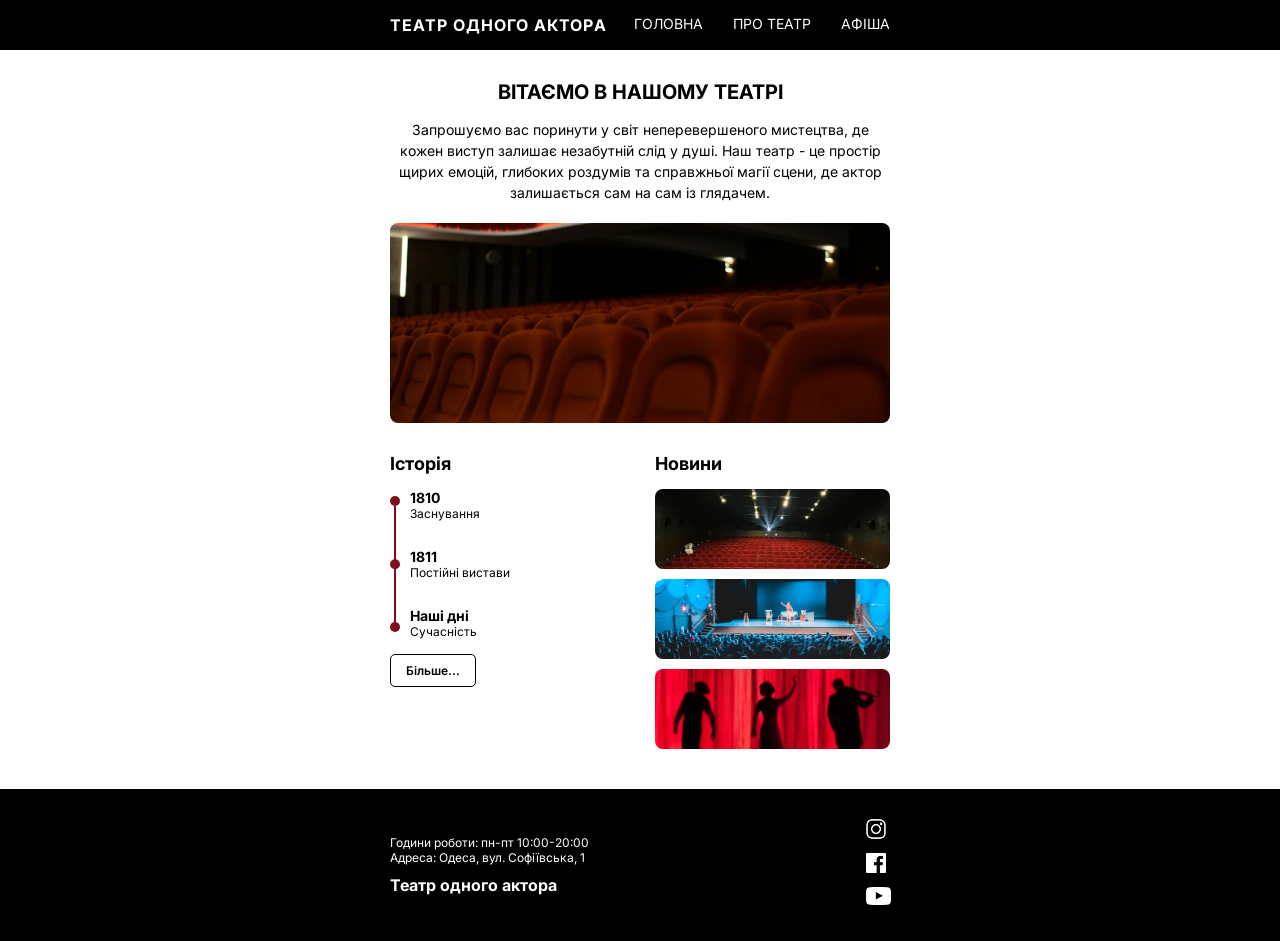
<file: docs/index.html>
<!DOCTYPE html>
<html lang="uk">

<head>
  <meta charset="UTF-8">
  <meta name="viewport" content="width=device-width, initial-scale=1.0">
  <title>Театр одного актора</title>
  <meta name="description" content="Офіційний сайт Театру одного актора. Репертуар, новини та історія нашого театру.">
  <link rel="shortcut icon" href="img/favicon/favicon.ico" type="image/x-icon">
  <link rel="stylesheet" href="css/style.css">
</head>

<body>
  <header class="header">
    <div class="container header__inner">
      <input type="checkbox" id="menu-toggle" class="header__checkbox" hidden>      
      <label for="menu-toggle" class="header__burger"><img src="img/nav_btn.svg" alt="Menu"></label>
      <div class="header__title">ТЕАТР ОДНОГО АКТОРA</div>
      <nav class="header__nav">
        <a href="index.html">Головна</a>
        <a href="about.html">Про театр</a>
        <a href="schedule.html">Афіша</a>
      </nav>
    </div>
  </header> 

  <main>
    <section class="hero container">
      <h1 class="hero__title">ВІТАЄМО В НАШОМУ ТЕАТРІ</h1>
      <p class="hero__text">Запрошуємо вас поринути у світ неперевершеного мистецтва, де кожен виступ залишає незабутній
        слід у душі. Наш театр - це простір щирих емоцій, глибоких роздумів та справжньої магії сцени, де актор
        залишається сам на сам із глядачем.</p>
      <div class="hero__image">
        <img src="img/hero_img.webp" alt="Сцена">
      </div>
    </section>

    <section class="info-section container">
      <div class="history">
        <h2>Історія</h2>
        <div class="history__timeline">
          <img src="img/timeline.svg" alt="Лінія часу" class="history-line">
          <div class="history__content">
            <div class="history__item">
              <strong>1810</strong><br>Заснування
            </div>
            <div class="history__item">
              <strong>1811</strong><br>Постійні вистави
            </div>
            <div class="history__item">
              <strong>Наші дні</strong><br>Сучасність
            </div>
          </div>
        </div>
        <a href="about.html" class="btn-more">Більше...</a>
      </div>

      <div class="news">
        <h2>Новини</h2>
        <div class="news__grid">
          <div class="news-item"><img src="img/news1.webp" alt="Новина 1"></div>
          <div class="news-item"><img src="img/news2.webp" alt="Новина 2"></div>
          <div class="news-item"><img src="img/news3.webp" alt="Новина 3"></div>
        </div>
      </div>
    </section>
  </main>

  <footer class="footer">
    <div class="container footer__inner">
      <div class="footer__left">
        <div class="footer__info">
          Години роботи: пн-пт 10:00-20:00<br>
          Адреса: Одеса, вул. Софіївська, 1
        </div>
        <div class="footer__brand">Театр одного актора</div>
      </div>
      <div class="footer__socials">
        <a href="#" class="social-icon"><img src="img/ig_logo.png" alt="Inst"></a>
        <a href="#" class="social-icon"><img src="img/fb_logo.png" alt="FB"></a>
        <a href="#" class="social-icon"><img src="img/yt_logo.png" alt="YT"></a>
      </div>
    </div>
  </footer>

</body>

</html>
</file>
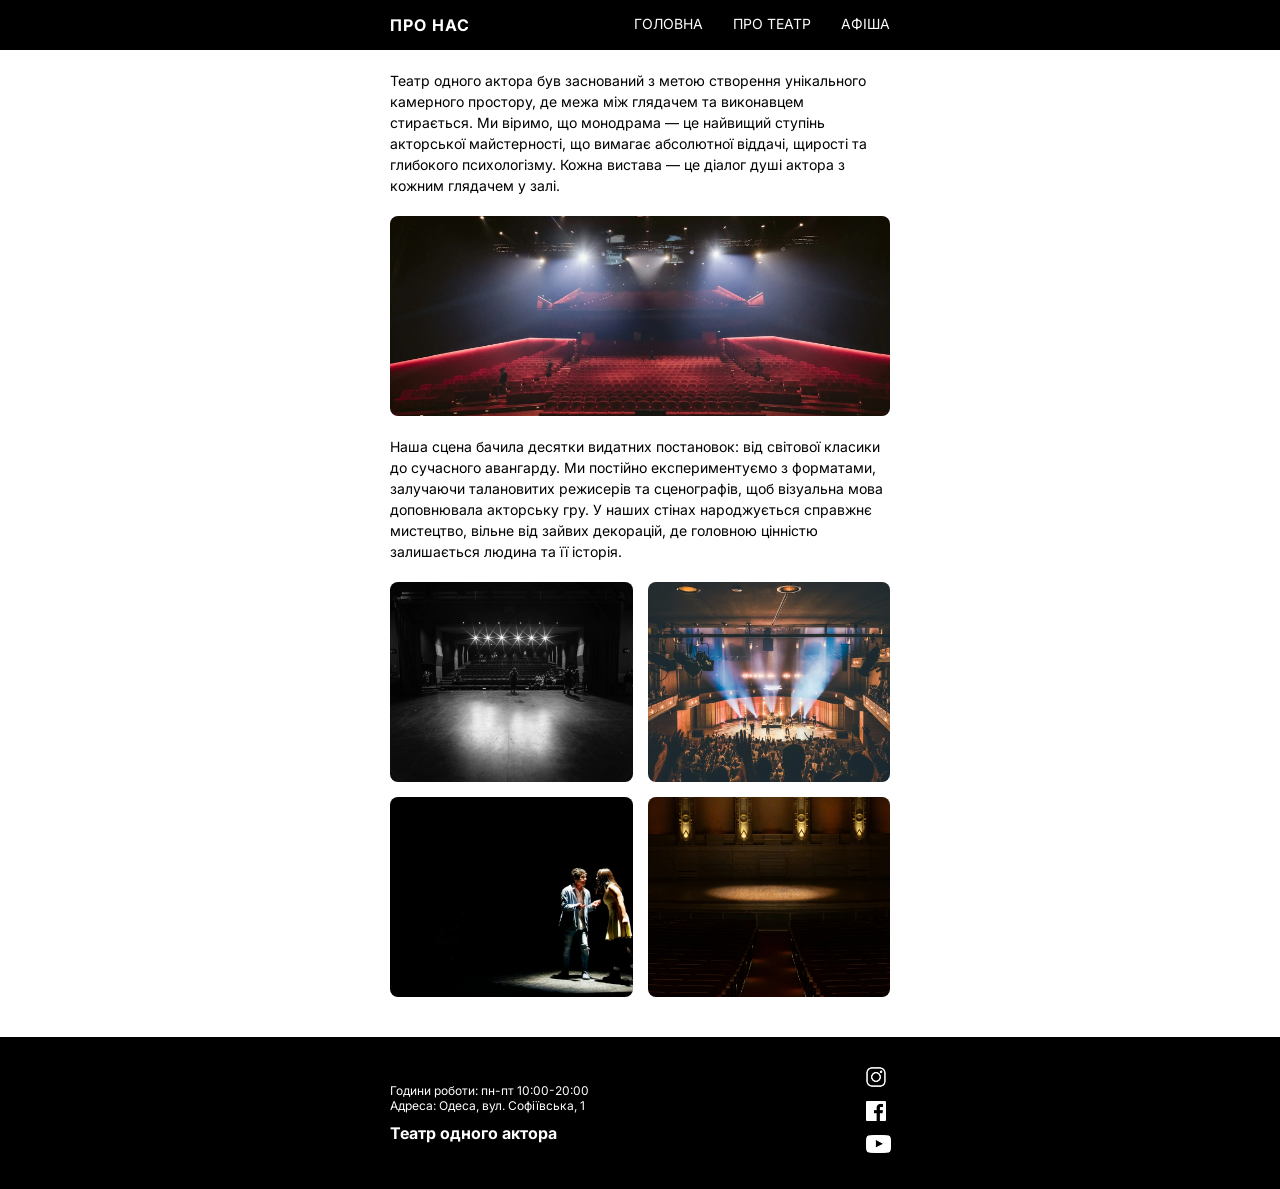
<file: docs/about.html>
<!DOCTYPE html>
<html lang="uk">
<head>
  <meta charset="UTF-8">
  <meta name="viewport" content="width=device-width, initial-scale=1.0">
  <title>Про театр</title>
  <meta name="description" content="Дізнайтеся більше про історію створення нашого театру, бачення та місію.">
  <link rel="shortcut icon" href="img/favicon/favicon.ico" type="image/x-icon">
  <link rel="stylesheet" href="css/style.css">
</head>
<body>
  <header class="header">
    <div class="container header__inner">
      <input type="checkbox" id="menu-toggle" class="header__checkbox" hidden>      
      <label for="menu-toggle" class="header__burger"><img src="img/nav_btn.svg" alt="Menu"></label>
      <div class="header__title">ПРО НАС</div>
      <nav class="header__nav">
        <a href="index.html">Головна</a>
        <a href="about.html">Про театр</a>
        <a href="schedule.html">Афіша</a>
      </nav>
    </div>
  </header> 

  <main class="about container">
    <p class="about__text">
      Театр одного актора був заснований з метою створення унікального камерного простору, де межа між глядачем та виконавцем стирається. 
      Ми віримо, що монодрама — це найвищий ступінь акторської майстерності, що вимагає абсолютної віддачі, щирості та глибокого психологізму. 
      Кожна вистава — це діалог душі актора з кожним глядачем у залі.
    </p>

    <div class="about__image"><img src="img/about/about_stage.webp" alt="Сцена"></div>

    <p class="about__text">
      Наша сцена бачила десятки видатних постановок: від світової класики до сучасного авангарду. 
      Ми постійно експериментуємо з форматами, залучаючи талановитих режисерів та сценографів, щоб візуальна мова доповнювала акторську гру. 
      У наших стінах народжується справжнє мистецтво, вільне від зайвих декорацій, де головною цінністю залишається людина та її історія.
    </p>

    <div class="about__gallery">
      <div class="gallery-item"><img src="img/about/gal_1.webp" alt="Фото 1" class="img-placeholder"></div>
      <div class="gallery-item"><img src="img/about/gal_3.webp" alt="Фото 2" class="img-placeholder"></div>
      <div class="gallery-item"><img src="img/about/gal_4.webp" alt="Фото 3" class="img-placeholder"></div>
      <div class="gallery-item"><img src="img/about/gal_2.webp" alt="Фото 4" class="img-placeholder"></div>
    </div>
  </main>

  <footer class="footer">
    <div class="container footer__inner">
      <div class="footer__left">
        <div class="footer__info">
          Години роботи: пн-пт 10:00-20:00<br>
          Адреса: Одеса, вул. Софіївська, 1
        </div>
        <div class="footer__brand">Театр одного актора</div>
      </div>
      <div class="footer__socials">
        <a href="#" class="social-icon"><img src="img/ig_logo.png" alt="Inst"></a>
        <a href="#" class="social-icon"><img src="img/fb_logo.png" alt="FB"></a>
        <a href="#" class="social-icon"><img src="img/yt_logo.png" alt="YT"></a>
      </div>
    </div>
  </footer>

</body>
</html>
</file>
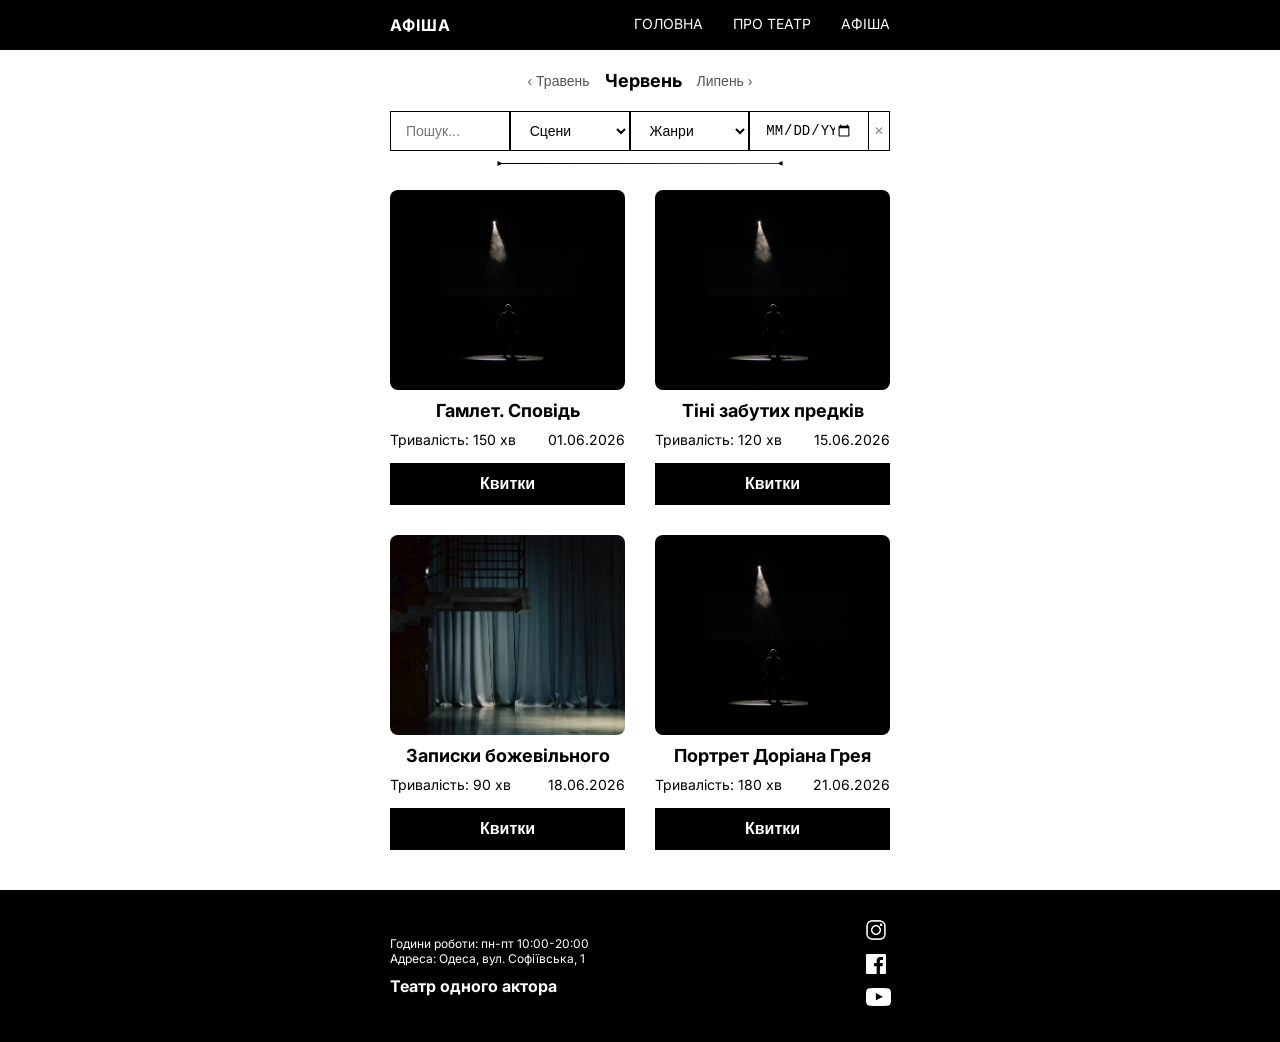
<file: docs/schedule.html>
<!DOCTYPE html>
<html lang="uk">
<head>
  <meta charset="UTF-8">
  <meta name="viewport" content="width=device-width, initial-scale=1.0">
  <title>Афіша</title>
  <meta name="description" content="Розклад вистав та можливість придбати квитки у Театрі одного актора.">
  <link rel="shortcut icon" href="img/favicon/favicon.ico" type="image/x-icon">
  <link rel="stylesheet" href="css/style.css">
</head>
<body>
  <header class="header">
    <div class="container header__inner">
      <input type="checkbox" id="menu-toggle" class="header__checkbox" hidden>      
      <label for="menu-toggle" class="header__burger"><img src="img/nav_btn.svg" alt="Menu"></label>
      <div class="header__title">АФІША</div>
      <nav class="header__nav">
        <a href="index.html">Головна</a>
        <a href="about.html">Про театр</a>
        <a href="schedule.html">Афіша</a>
      </nav>
    </div>
  </header> 
  
  <main class="schedule container">
    <div class="schedule__month-nav">
      <button type="button" id="prevMonth">&lsaquo; Травень</button>
      <span class="current">ЧЕРВЕНЬ</span>
      <button type="button" id="nextMonth">Липень &rsaquo;</button>
    </div>

    <form action="#" method="GET" class="schedule__filters" id="filtersForm">
      <input type="search" id="searchInput" placeholder="Пошук...">

      <select id="stageSelect">
        <option value="all">Сцени</option>
        <option value="main">Головна</option>
        <option value="small">Мала</option>
      </select>

      <select id="genreSelect">
        <option value="all">Жанри</option>
        <option value="drama">Драма</option>
        <option value="comedy">Комедія</option>
      </select>      

      <input type="date" id="dateInput">
      <button type="reset" class="btn-reset" title="Скинути фільтри">&#10005;</button>
    </form>
    <img src="img/filter_line.svg" alt="Розділювач" class="schedule__separator">

    <div class="schedule__grid" id="cardsContainer">
      
      <article class="card" data-stage="main" data-genre="drama" data-date="2026-06-01">
        <div class="card__image"><img src="img/schedule.webp" alt="Гамлет"></div>
        <h3 class="card__title">Гамлет. Сповідь</h3>
        <div class="card__info">
          <span class="card__duration">Тривалість: 150 хв</span>
          <span class="card__date">01.06.2026</span>
        </div>
        <button class="btn-ticket">Квитки</button>
      </article>

      <article class="card" data-stage="small" data-genre="drama" data-date="2026-06-15">
        <div class="card__image"><img src="img/schedule.webp" alt="Тіні забутих предків"></div>
        <h3 class="card__title">Тіні забутих предків</h3>
        <div class="card__info">
          <span class="card__duration">Тривалість: 120 хв</span>
          <span class="card__date">15.06.2026</span>
        </div>
        <button class="btn-ticket">Квитки</button>
      </article>

      <article class="card" data-stage="main" data-genre="comedy" data-date="2026-06-18">
        <div class="card__image"><img src="img/schedule_b.webp" alt="Записки божевільного"></div>
        <h3 class="card__title">Записки божевільного</h3>
        <div class="card__info">
          <span class="card__duration">Тривалість: 90 хв</span>
          <span class="card__date">18.06.2026</span>
        </div>
        <button class="btn-ticket">Квитки</button>
      </article>

      <article class="card" data-stage="small" data-genre="drama" data-date="2026-06-21">
        <div class="card__image"><img src="img/schedule.webp" alt="Портрет Доріана Грея"></div>
        <h3 class="card__title">Портрет Доріана Грея</h3>
        <div class="card__info">
          <span class="card__duration">Тривалість: 180 хв</span>
          <span class="card__date">21.06.2026</span>
        </div>
        <button class="btn-ticket">Квитки</button>
      </article>

    </div>
  </main>

  <footer class="footer">
    <div class="container footer__inner">
      <div class="footer__left">
        <div class="footer__info">
          Години роботи: пн-пт 10:00-20:00<br>
          Адреса: Одеса, вул. Софіївська, 1
        </div>
        <div class="footer__brand">Театр одного актора</div>
      </div>
      <div class="footer__socials">
        <a href="#" class="social-icon"><img src="img/ig_logo.png" alt="Inst"></a>
        <a href="#" class="social-icon"><img src="img/fb_logo.png" alt="FB"></a>
        <a href="#" class="social-icon"><img src="img/yt_logo.png" alt="YT"></a>
      </div>
    </div>
  </footer>
<script src="js/schedule.js"></script>
</body>
</html>
</file>
<file: docs/css/style.css>
@import url("https://fonts.googleapis.com/css2?family=Inter:wght@400;600;700&display=swap");
.header {
  background-color: black;
  color: white;
  padding: 15px 0;
  position: relative;
  z-index: 100;
}
.header__inner {
  display: flex;
  justify-content: space-between;
}
.header__burger {
  cursor: pointer;
  position: absolute;
  left: 20px;
  z-index: 101;
  display: block;
}
@media (min-width: 576px) {
  .header__burger {
    display: none;
  }
}
.header__title {
  width: 100%;
  text-align: center;
  font-size: 16px;
  font-weight: 700;
  letter-spacing: 1px;
  text-transform: uppercase;
}
@media (min-width: 576px) {
  .header__title {
    width: auto;
    text-align: left;
  }
}
.header__nav {
  position: absolute;
  top: 100%;
  left: 0;
  width: 100%;
  background-color: black;
  display: flex;
  flex-direction: column;
  max-height: 0;
  overflow: hidden;
  transition: all 0.4s ease;
}
.header__nav a {
  color: white;
  font-size: 14px;
  text-transform: uppercase;
  padding: 15px 20px;
  border-top: 1px solid #333;
  transition: color 0.3s;
}
.header__nav a:hover {
  color: #d9d9d9;
}
@media (min-width: 576px) {
  .header__nav {
    position: static;
    max-height: none;
    overflow: visible;
    flex-direction: row;
    background-color: transparent;
    width: auto;
    gap: 30px;
  }
  .header__nav a {
    padding: 0;
    border-top: none;
  }
}
@media (max-width: 575px) {
  .header__checkbox:checked ~ .header__nav {
    max-height: 250px;
    border-top: 1px solid #333;
  }
}

.footer {
  background-color: black;
  color: white;
  padding: 30px 20px;
}
.footer__inner {
  display: flex;
  justify-content: space-between;
  align-items: center;
}
.footer__info {
  font-size: 12px;
  margin-bottom: 10px;
}
.footer__brand {
  font-size: 16px;
  font-weight: 700;
}
.footer__socials {
  display: flex;
  flex-direction: column;
  gap: 10px;
}
.footer__socials .social-icon {
  width: 24px;
  height: 24px;
  display: block;
}

.hero {
  padding: 30px 0;
  text-align: center;
}
.hero__title {
  font-size: 20px;
  margin-bottom: 15px;
}
.hero__text {
  font-size: 14px;
  line-height: 1.5;
  margin-bottom: 20px;
}
.hero__image {
  height: 200px;
  border-radius: 8px;
  overflow: hidden;
}

.info-section {
  display: grid;
  grid-template-columns: 1fr 1fr;
  gap: 15px;
  margin-top: 20px;
}
@media (min-width: 576px) {
  .info-section {
    gap: 30px;
  }
}

.history h2 {
  font-size: 18px;
  margin-bottom: 15px;
}
.history__timeline {
  display: flex;
  gap: 10px;
  margin-bottom: 20px;
}
.history__timeline .history-line {
  width: 10px;
  height: 150px;
}
.history__timeline .history__content {
  display: flex;
  flex-direction: column;
  justify-content: space-between;
  height: 150px;
}
.history__timeline .history__item {
  font-size: 12px;
}
.history__timeline .history__item strong {
  font-size: 14px;
}
.history .btn-more {
  background: transparent;
  border: 1px solid black;
  padding: 8px 15px;
  font-size: 12px;
  border-radius: 5px;
  font-weight: 600;
}

.news h2 {
  font-size: 18px;
  margin-bottom: 15px;
}
.news__grid {
  display: flex;
  flex-direction: column;
  gap: 10px;
}
.news__grid .news-item {
  height: 80px;
  border-radius: 8px;
  overflow: hidden;
}

.about {
  padding-top: 20px;
}
.about__text {
  font-size: 14px;
  line-height: 1.5;
  margin-bottom: 20px;
}
.about__image {
  height: 200px;
  margin-bottom: 20px;
  border-radius: 8px;
  overflow: hidden;
}
.about__gallery {
  display: flex;
  flex-direction: column;
  gap: 15px;
}
.about__gallery .gallery-item {
  height: 200px;
  border-radius: 8px;
  overflow: hidden;
}
@media (min-width: 576px) {
  .about__gallery {
    display: grid;
    grid-template-columns: repeat(2, 1fr);
  }
}

.schedule {
  padding-top: 20px;
}
.schedule__month-nav {
  display: flex;
  justify-content: center;
  align-items: center;
  gap: 15px;
  margin-bottom: 20px;
}
.schedule__month-nav .current {
  font-size: 18px;
  font-weight: 700;
}
.schedule__month-nav button {
  background: none;
  border: none;
  font-size: 14px;
  color: #555;
}
.schedule__filters {
  display: flex;
  margin-bottom: 10px;
}
.schedule__filters input,
.schedule__filters select {
  flex: 1;
  min-width: 0;
  padding: 8px 5px;
  border: 1px solid black;
  font-size: 12px;
  background: white;
}
.schedule__filters input[type=date] {
  text-transform: uppercase;
}
.schedule__filters .btn-reset {
  background: transparent;
  border: 1px solid black;
  border-left: none;
  font-size: 12px;
  color: #888;
  padding: 0 5px;
  display: flex;
  align-items: center;
  justify-content: center;
}
.schedule__filters .btn-reset:hover {
  color: #000;
}
@media (min-width: 576px) {
  .schedule__filters input,
  .schedule__filters select {
    padding: 10px 15px;
    font-size: 14px;
  }
}
.schedule__separator {
  width: 100%;
  height: 5px;
  margin-bottom: 20px;
}
.schedule__grid {
  display: flex;
  flex-direction: column;
  gap: 30px;
}
@media (min-width: 576px) {
  .schedule__grid {
    flex-direction: row;
    flex-wrap: wrap;
  }
}
@media (min-width: 576px) {
  .schedule__grid .card {
    width: calc((100% - 30px) / 2);
  }
}
.schedule__grid .card__image {
  height: 200px;
  border-radius: 8px;
  overflow: hidden;
  margin-bottom: 10px;
}
.schedule__grid .card__title {
  text-align: center;
  font-size: 18px;
  margin-bottom: 10px;
}
.schedule__grid .card__info {
  display: flex;
  justify-content: space-between;
  font-size: 14px;
  margin-bottom: 15px;
}
.schedule__grid .card .btn-ticket {
  width: 100%;
  background-color: black;
  color: white;
  padding: 12px;
  border: none;
  font-size: 16px;
  font-weight: 600;
}

* {
  margin: 0;
  padding: 0;
  box-sizing: border-box;
}

body {
  font-family: "Inter", sans-serif;
  color: black;
  display: flex;
  flex-direction: column;
  min-height: 100vh;
  background-color: white;
}

a {
  text-decoration: none;
  color: inherit;
}

main {
  flex: 1;
  padding-bottom: 40px;
}

.img-placeholder {
  background-color: #d9d9d9;
  display: block;
  width: 100%;
  height: 100%;
  -o-object-fit: cover;
     object-fit: cover;
}

.hero__image img,
.card__image img,
.news-item img,
.about__image img,
.gallery-item img {
  width: 100%;
  height: 100%;
  -o-object-fit: cover;
     object-fit: cover;
  display: block;
}

.is-hidden {
  display: none !important;
}

.container {
  width: 100%;
  padding-left: 20px;
  padding-right: 20px;
  margin: 0 auto;
}
@media (min-width: 576px) {
  .container {
    max-width: 540px;
  }
}/*# sourceMappingURL=style.css.map */
</file>
